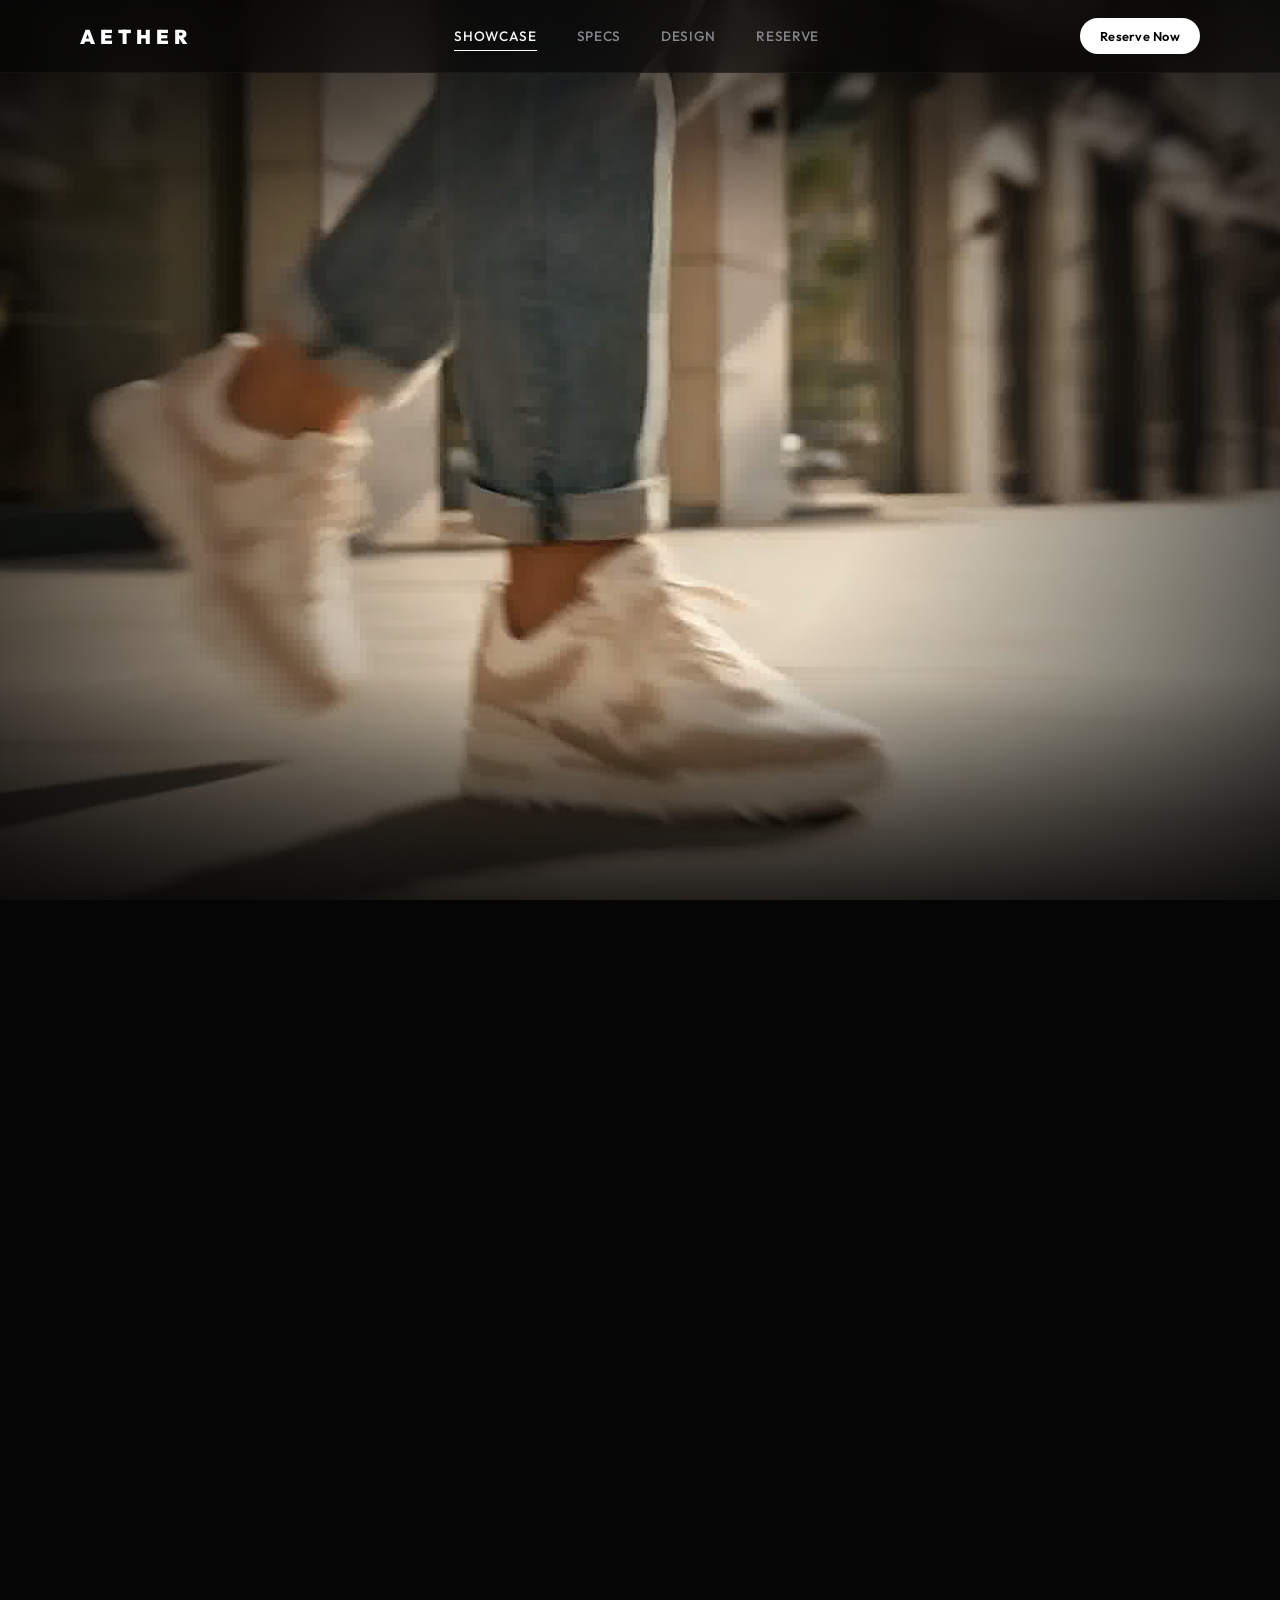
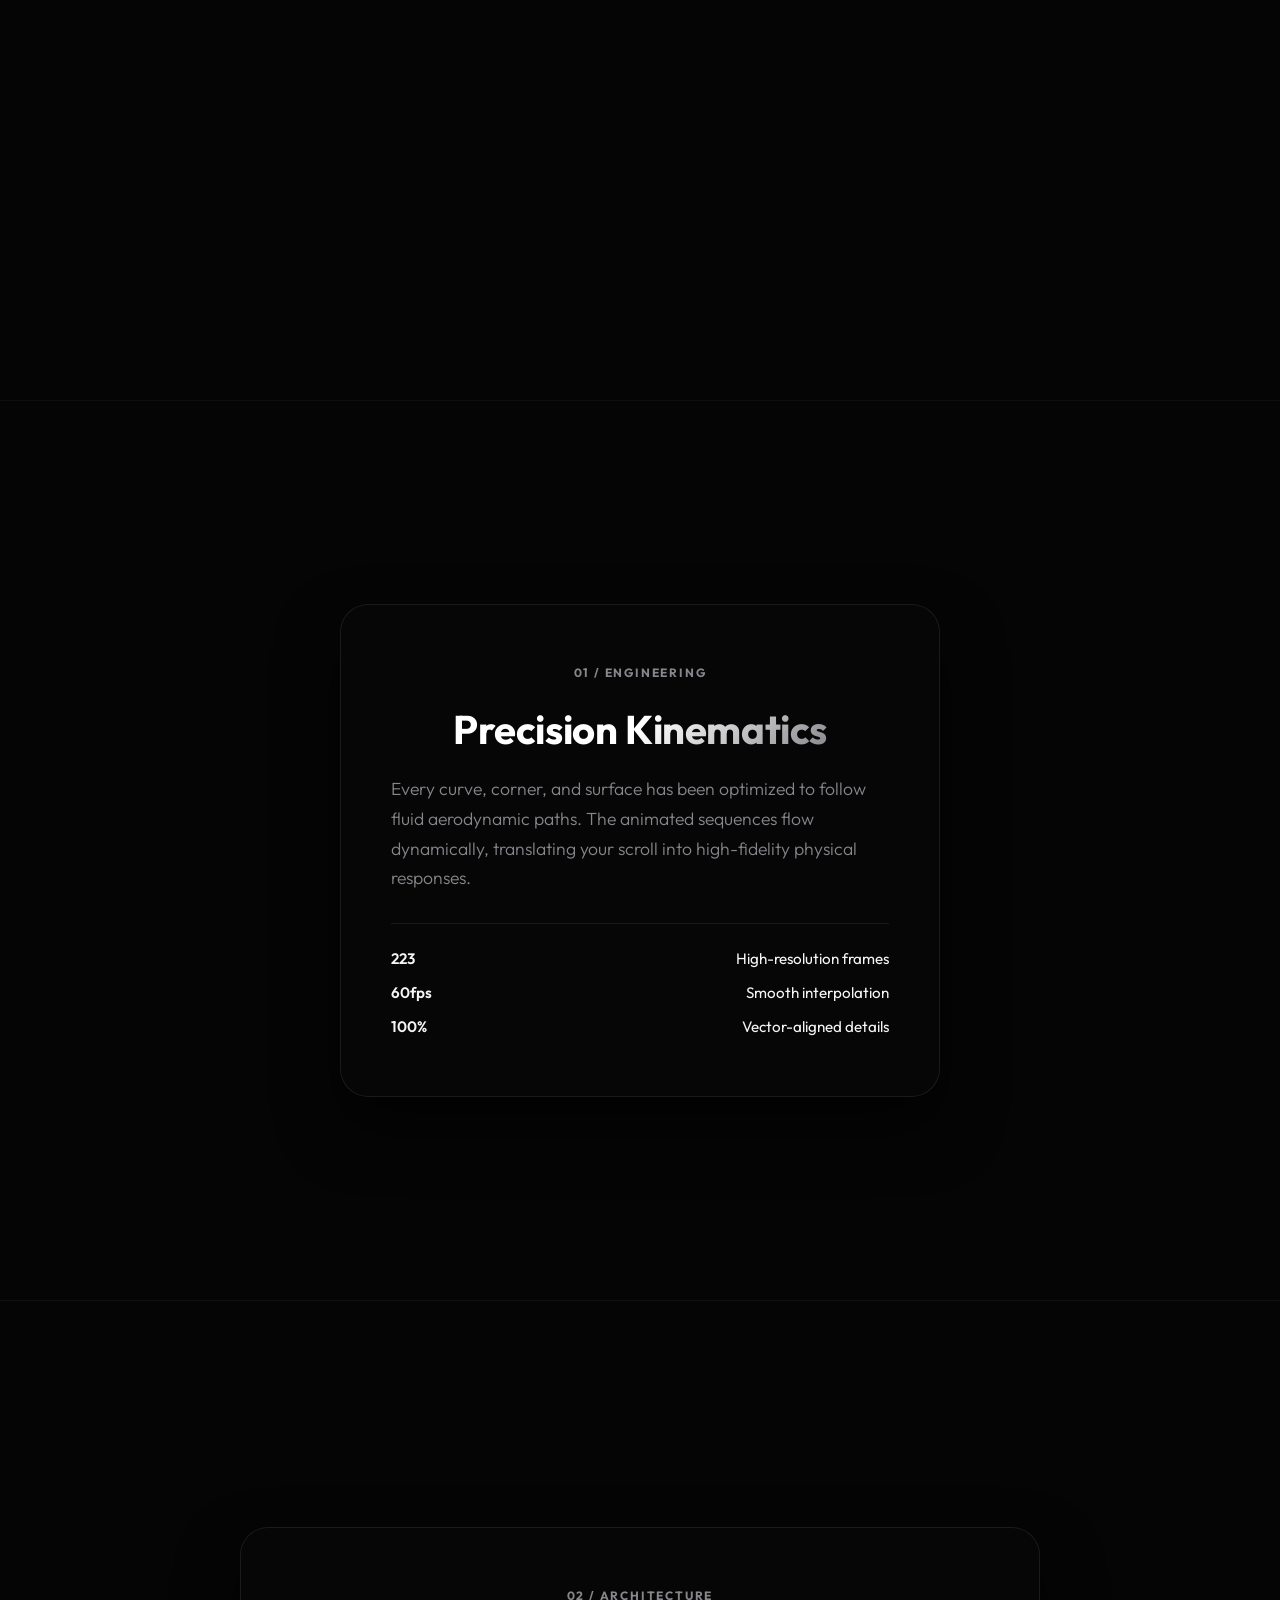
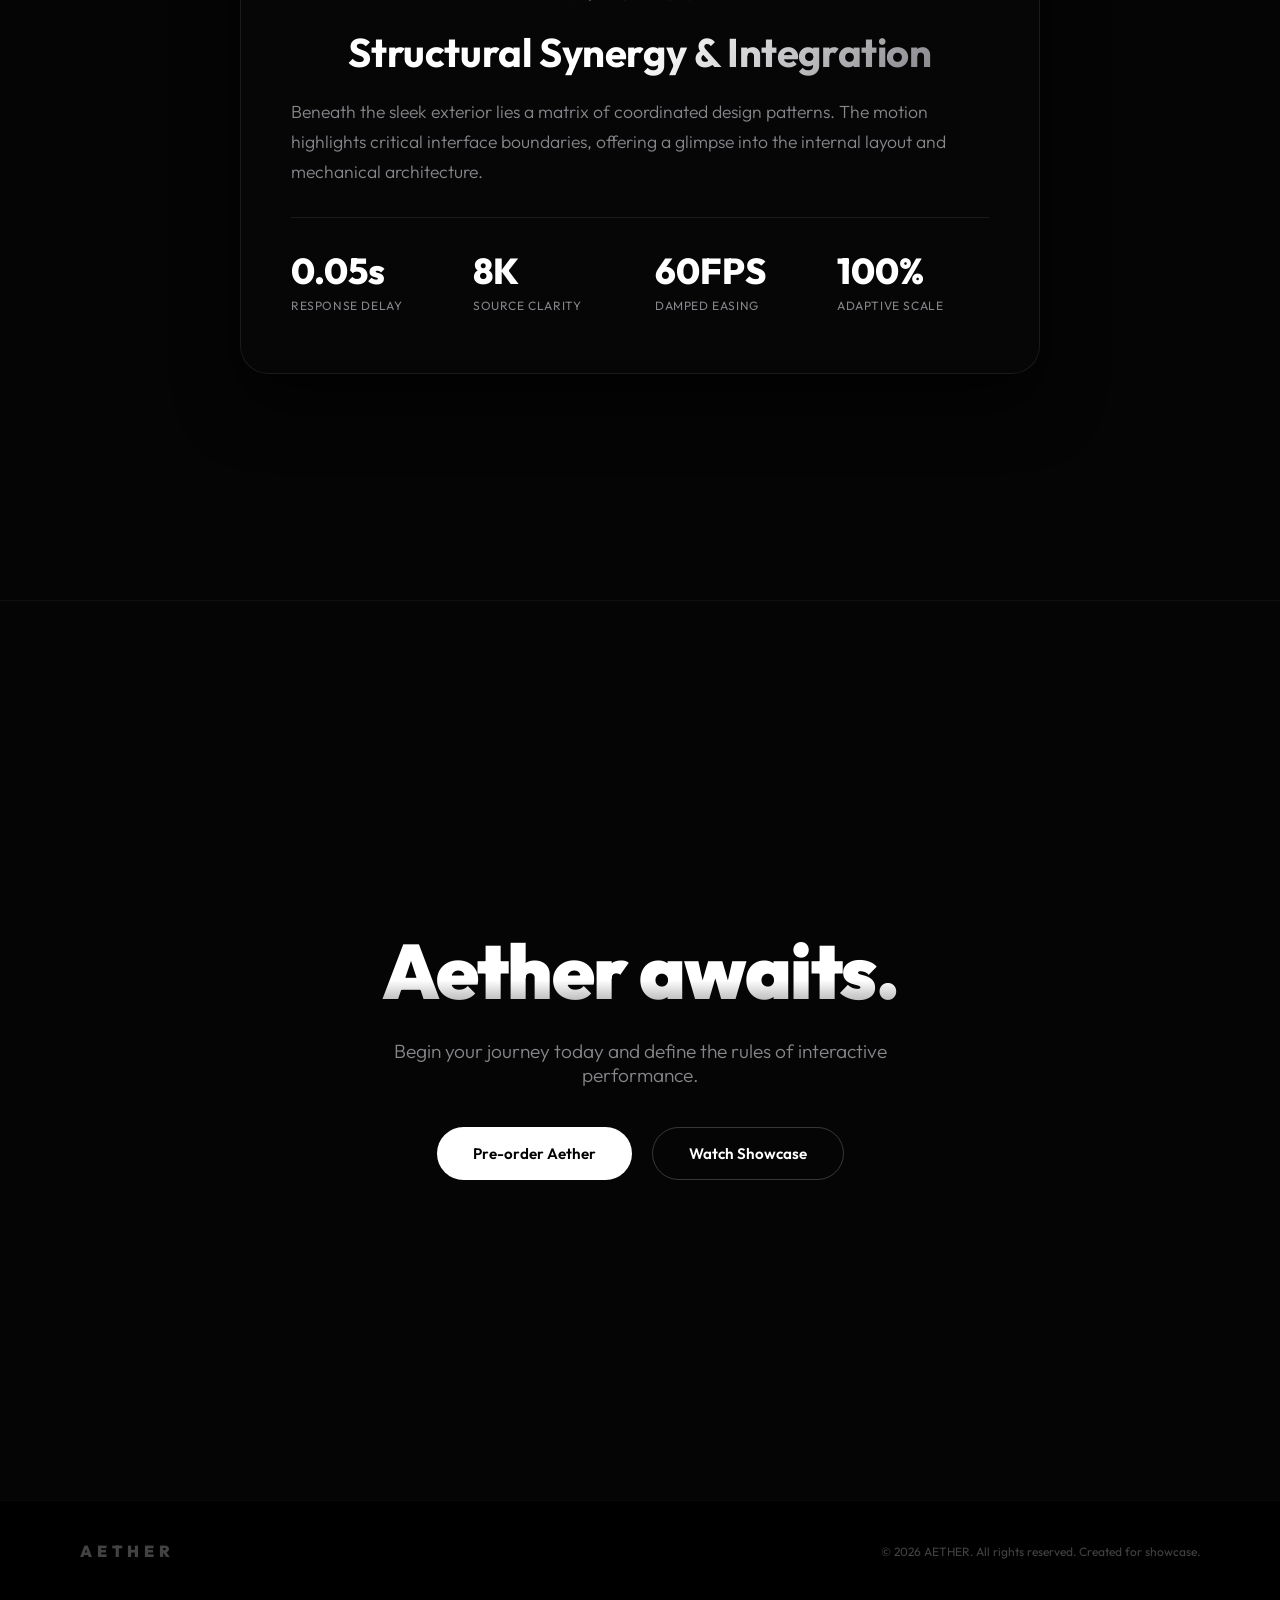
<file: index.html>
<!DOCTYPE html>
<html lang="en">
<head>
    <meta charset="UTF-8">
    <meta name="viewport" content="width=device-width, initial-scale=1.0">
    <title>AETHER — Design in Motion</title>
    <meta name="description" content="Experience Aether, a premium product showcase combining interactive design, sticky scroll kinematics, and stunning visual rendering.">
    <!-- Google Fonts -->
    <link rel="preconnect" href="https://fonts.googleapis.com">
    <link rel="preconnect" href="https://fonts.gstatic.com" crossorigin>
    <link href="https://fonts.googleapis.com/css2?family=Outfit:wght@100;300;400;500;700;900&family=Playfair+Display:ital,wght@0,400;0,700;1,400&amp;display=swap" rel="stylesheet">
    <!-- Main stylesheet -->
    <link rel="stylesheet" href="index.css">
</head>
<body>

    <!-- Preloader Screen -->
    <div id="preloader" class="preloader">
        <div class="loader-content">
            <span class="brand-name">AETHER</span>
            <div class="progress-container">
                <div id="progress-bar" class="progress-bar"></div>
            </div>
            <div class="loader-meta">
                <span class="loader-status">Preloading cinematic sequence...</span>
                <span id="loader-percent" class="loader-percent">00%</span>
            </div>
        </div>
    </div>

    <!-- Navigation Header -->
    <header class="navbar">
        <div class="nav-container">
            <a href="#" class="nav-logo">AETHER</a>
            <nav class="nav-links">
                <a href="#overview" class="nav-link active">Showcase</a>
                <a href="#specs" class="nav-link">Specs</a>
                <a href="#design" class="nav-link">Design</a>
                <a href="#cta" class="nav-link">Reserve</a>
            </nav>
            <button class="nav-btn">Reserve Now</button>
        </div>
    </header>

    <!-- Main Container -->
    <main>
        
        <!-- Sticky Scroll Animation Section -->
        <section id="overview" class="scroll-animation-wrapper">
            <div class="sticky-canvas-container">
                <canvas id="animation-canvas"></canvas>
                <div class="overlay-gradient"></div>
            </div>
        </section>

        <!-- Specs Section -->
        <section id="specs" class="content-section">
            <div class="section-content glass-card">
                <span class="tag">01 / ENGINEERING</span>
                <h2>Precision Kinematics</h2>
                <p>Every curve, corner, and surface has been optimized to follow fluid aerodynamic paths. The animated sequences flow dynamically, translating your scroll into high-fidelity physical responses.</p>
                <ul class="spec-list">
                    <li><strong>223</strong> High-resolution frames</li>
                    <li><strong>60fps</strong> Smooth interpolation</li>
                    <li><strong>100%</strong> Vector-aligned details</li>
                </ul>
            </div>
        </section>

        <!-- Design Section -->
        <section id="design" class="content-section">
            <div class="section-content glass-card wide-card">
                <span class="tag">02 / ARCHITECTURE</span>
                <h2>Structural Synergy &amp; Integration</h2>
                <p>Beneath the sleek exterior lies a matrix of coordinated design patterns. The motion highlights critical interface boundaries, offering a glimpse into the internal layout and mechanical architecture.</p>
                
                <div class="spec-grid">
                    <div class="spec-item">
                        <span class="spec-val">0.05s</span>
                        <span class="spec-lbl">Response Delay</span>
                    </div>
                    <div class="spec-item">
                        <span class="spec-val">8K</span>
                        <span class="spec-lbl">Source Clarity</span>
                    </div>
                    <div class="spec-item">
                        <span class="spec-val">60FPS</span>
                        <span class="spec-lbl">Damped Easing</span>
                    </div>
                    <div class="spec-item">
                        <span class="spec-val">100%</span>
                        <span class="spec-lbl">Adaptive Scale</span>
                    </div>
                </div>
            </div>
        </section>

        <!-- CTA Section -->
        <section id="cta" class="content-section">
            <div class="section-content text-center">
                <h1 class="cta-heading">Aether awaits.</h1>
                <p class="cta-sub">Begin your journey today and define the rules of interactive performance.</p>
                <div class="cta-buttons">
                    <button class="btn btn-primary">Pre-order Aether</button>
                    <button class="btn btn-secondary">Watch Showcase</button>
                </div>
            </div>
        </section>

    </main>

    <!-- Footer -->
    <footer class="main-footer">
        <div class="footer-container">
            <span class="footer-logo">AETHER</span>
            <span class="footer-copy">&copy; 2026 AETHER. All rights reserved. Created for showcase.</span>
        </div>
    </footer>

    <!-- Script file -->
    <script src="index.js"></script>
</body>
</html>
</file>
<file: index.css>
/* Aether Premium Design System */

:root {
    --bg-color: #050505;
    --text-primary: #f5f5f7;
    --text-secondary: #86868b;
    --text-tertiary: #424245;
    --accent: #ffffff;
    --accent-blue: #0071e3;
    --card-bg: rgba(10, 10, 12, 0.45);
    --card-border: rgba(255, 255, 255, 0.08);
    --font-primary: 'Outfit', -apple-system, BlinkMacSystemFont, sans-serif;
    --font-serif: 'Playfair Display', Georgia, serif;
    --transition-smooth: all 0.6s cubic-bezier(0.16, 1, 0.3, 1);
    --transition-fast: all 0.3s cubic-bezier(0.25, 0.8, 0.25, 1);
}

/* Reset & Base Styles */
* {
    box-sizing: border-box;
    margin: 0;
    padding: 0;
}

html {
    scroll-behavior: smooth;
    background-color: var(--bg-color);
    scrollbar-width: thin;
    scrollbar-color: var(--text-tertiary) var(--bg-color);
}

body {
    background-color: var(--bg-color);
    color: var(--text-primary);
    font-family: var(--font-primary);
    overflow-x: hidden;
    -webkit-font-smoothing: antialiased;
    -moz-osx-font-smoothing: grayscale;
}

/* Custom Scrollbar */
::-webkit-scrollbar {
    width: 8px;
}
::-webkit-scrollbar-track {
    background: var(--bg-color);
}
::-webkit-scrollbar-thumb {
    background: var(--text-tertiary);
    border-radius: 4px;
}
::-webkit-scrollbar-thumb:hover {
    background: var(--text-secondary);
}

/* Preloader Screen */
.preloader {
    position: fixed;
    top: 0;
    left: 0;
    width: 100vw;
    height: 100vh;
    background-color: #000000;
    z-index: 9999;
    display: flex;
    justify-content: center;
    align-items: center;
    transition: opacity 1s cubic-bezier(0.85, 0, 0.15, 1), visibility 1s;
    opacity: 1;
    visibility: visible;
}

.preloader.fade-out {
    opacity: 0;
    visibility: hidden;
}

.loader-content {
    width: 280px;
    display: flex;
    flex-direction: column;
    align-items: center;
    gap: 20px;
}

.brand-name {
    font-size: 2rem;
    font-weight: 900;
    letter-spacing: 0.4em;
    color: #ffffff;
    margin-bottom: 10px;
    animation: tracking-in 1.5s cubic-bezier(0.25, 0.46, 0.45, 0.94) both;
}

.progress-container {
    width: 100%;
    height: 2px;
    background-color: rgba(255, 255, 255, 0.1);
    border-radius: 1px;
    overflow: hidden;
    position: relative;
}

.progress-bar {
    width: 0%;
    height: 100%;
    background-color: #ffffff;
    transition: width 0.1s linear;
}

.loader-meta {
    width: 100%;
    display: flex;
    justify-content: space-between;
    font-size: 0.75rem;
    color: var(--text-secondary);
    letter-spacing: 0.05em;
    text-transform: uppercase;
}

.loader-percent {
    color: var(--text-primary);
    font-weight: 700;
}

/* Navigation Header */
.navbar {
    position: fixed;
    top: 0;
    left: 0;
    width: 100%;
    z-index: 100;
    backdrop-filter: blur(24px);
    -webkit-backdrop-filter: blur(24px);
    background-color: rgba(5, 5, 5, 0.6);
    border-bottom: 1px solid rgba(255, 255, 255, 0.04);
}

.nav-container {
    max-width: 1200px;
    margin: 0 auto;
    padding: 0 40px;
    height: 72px;
    display: flex;
    justify-content: space-between;
    align-items: center;
}

.nav-logo {
    font-size: 1.25rem;
    font-weight: 900;
    letter-spacing: 0.25em;
    color: #ffffff;
    text-decoration: none;
    transition: var(--transition-fast);
}

.nav-logo:hover {
    opacity: 0.8;
}

.nav-links {
    display: flex;
    gap: 40px;
}

.nav-link {
    font-size: 0.85rem;
    color: var(--text-secondary);
    text-decoration: none;
    font-weight: 500;
    letter-spacing: 0.05em;
    text-transform: uppercase;
    transition: var(--transition-fast);
    position: relative;
    padding: 6px 0;
}

.nav-link:hover, .nav-link.active {
    color: var(--text-primary);
}

.nav-link::after {
    content: '';
    position: absolute;
    bottom: 0;
    left: 0;
    width: 0;
    height: 1px;
    background-color: #ffffff;
    transition: var(--transition-fast);
}

.nav-link.active::after, .nav-link:hover::after {
    width: 100%;
}

.nav-btn {
    font-family: var(--font-primary);
    background-color: var(--accent);
    color: #000000;
    border: none;
    padding: 10px 20px;
    border-radius: 20px;
    font-size: 0.8rem;
    font-weight: 600;
    cursor: pointer;
    letter-spacing: 0.02em;
    transition: var(--transition-fast);
}

.nav-btn:hover {
    background-color: rgba(255, 255, 255, 0.85);
    transform: translateY(-1px);
    box-shadow: 0 4px 12px rgba(255, 255, 255, 0.15);
}

/* Scroll Animation Section Wrapper */
.scroll-animation-wrapper {
    position: relative;
    width: 100%;
    height: 400vh; /* scroll height to drive the animation */
    background-color: var(--bg-color);
}

.sticky-canvas-container {
    position: sticky;
    top: 0;
    height: 100vh;
    width: 100%;
    overflow: hidden;
    display: flex;
    justify-content: center;
    align-items: center;
    background-color: var(--bg-color);
}

#animation-canvas {
    display: block;
    width: 100%;
    height: 100%;
    object-fit: cover;
}

.overlay-gradient {
    position: absolute;
    top: 0;
    left: 0;
    width: 100%;
    height: 100%;
    background: radial-gradient(circle at center, rgba(5, 5, 5, 0) 30%, rgba(5, 5, 5, 0.8) 100%),
                linear-gradient(to bottom, rgba(5, 5, 5, 0.6) 0%, rgba(5, 5, 5, 0) 25%, rgba(5, 5, 5, 0) 75%, rgba(5, 5, 5, 0.8) 100%);
    pointer-events: none;
}

/* Page Content Sections */
.content-section {
    position: relative;
    z-index: 10; /* scrolls over the sticky canvas */
    min-height: 100vh;
    width: 100%;
    padding: 120px 40px;
    display: flex;
    justify-content: center;
    align-items: center;
    background-color: var(--bg-color);
    border-top: 1px solid rgba(255, 255, 255, 0.04);
}

.section-content {
    max-width: 1200px;
    margin: 0 auto;
    width: 100%;
    display: flex;
    flex-direction: column;
    align-items: center;
}

.text-center {
    display: flex;
    flex-direction: column;
    align-items: center;
    text-align: center;
}

/* Glassmorphic Card */
.glass-card {
    background: var(--card-bg);
    border: 1px solid var(--card-border);
    backdrop-filter: blur(20px);
    -webkit-backdrop-filter: blur(20px);
    padding: 60px 50px;
    border-radius: 28px;
    max-width: 600px;
    box-shadow: 0 30px 60px rgba(0, 0, 0, 0.6);
    transition: border-color 0.5s ease;
}

.glass-card:hover {
    border-color: rgba(255, 255, 255, 0.15);
}

.glass-card.wide-card {
    max-width: 800px;
}

.tag {
    display: inline-block;
    font-size: 0.75rem;
    font-weight: 700;
    letter-spacing: 0.15em;
    color: var(--text-secondary);
    margin-bottom: 24px;
}

.glass-card h2 {
    font-size: 2.5rem;
    font-weight: 700;
    margin-bottom: 20px;
    letter-spacing: -0.01em;
    background: linear-gradient(135deg, #ffffff 50%, #86868b 100%);
    -webkit-background-clip: text;
    -webkit-text-fill-color: transparent;
}

.glass-card p {
    font-size: 1.1rem;
    line-height: 1.7;
    color: var(--text-secondary);
    margin-bottom: 30px;
    font-weight: 300;
}

/* Specifications details */
.spec-list {
    list-style: none;
    display: flex;
    flex-direction: column;
    gap: 15px;
    border-top: 1px solid rgba(255, 255, 255, 0.08);
    padding-top: 25px;
    width: 100%;
}

.spec-list li {
    font-size: 0.95rem;
    color: var(--text-primary);
    display: flex;
    justify-content: space-between;
}

.spec-list li strong {
    font-weight: 600;
}

.spec-grid {
    display: grid;
    grid-template-columns: 1fr 1fr;
    gap: 30px;
    border-top: 1px solid rgba(255, 255, 255, 0.08);
    padding-top: 30px;
    width: 100%;
}

@media (min-width: 576px) {
    .spec-grid {
        grid-template-columns: 1fr 1fr 1fr 1fr;
    }
}

.spec-item {
    display: flex;
    flex-direction: column;
    gap: 5px;
}

.spec-val {
    font-size: 2.25rem;
    font-weight: 800;
    color: #ffffff;
}

.spec-lbl {
    font-size: 0.75rem;
    color: var(--text-secondary);
    text-transform: uppercase;
    letter-spacing: 0.05em;
}

/* Call To Action Section */
.cta-heading {
    font-size: clamp(3rem, 6vw, 5rem);
    font-weight: 900;
    margin-bottom: 20px;
    letter-spacing: -0.02em;
    background: linear-gradient(180deg, #ffffff 60%, rgba(255, 255, 255, 0.5) 100%);
    -webkit-background-clip: text;
    -webkit-text-fill-color: transparent;
}

.cta-sub {
    font-size: 1.2rem;
    color: var(--text-secondary);
    margin-bottom: 40px;
    font-weight: 300;
    max-width: 500px;
}

.cta-buttons {
    display: flex;
    gap: 20px;
}

.btn {
    font-family: var(--font-primary);
    padding: 16px 36px;
    font-size: 0.95rem;
    font-weight: 600;
    border-radius: 30px;
    cursor: pointer;
    transition: var(--transition-fast);
}

.btn-primary {
    background-color: var(--accent);
    color: #000000;
    border: none;
}

.btn-primary:hover {
    background-color: rgba(255, 255, 255, 0.85);
    transform: translateY(-2px);
    box-shadow: 0 8px 24px rgba(255, 255, 255, 0.15);
}

.btn-secondary {
    background-color: transparent;
    color: #ffffff;
    border: 1px solid rgba(255, 255, 255, 0.2);
}

.btn-secondary:hover {
    border-color: #ffffff;
    background-color: rgba(255, 255, 255, 0.05);
    transform: translateY(-2px);
}

/* Footer styling */
.main-footer {
    position: relative;
    z-index: 10;
    border-top: 1px solid rgba(255, 255, 255, 0.04);
    background-color: #000000;
    padding: 40px 0;
}

.footer-container {
    max-width: 1200px;
    margin: 0 auto;
    padding: 0 40px;
    display: flex;
    justify-content: space-between;
    align-items: center;
}

.footer-logo {
    font-size: 1rem;
    font-weight: 900;
    letter-spacing: 0.3em;
    color: var(--text-tertiary);
}

.footer-copy {
    font-size: 0.75rem;
    color: var(--text-tertiary);
}

/* Keyframe Animations */
@keyframes tracking-in {
    0% {
        letter-spacing: -0.2em;
        opacity: 0;
    }
    40% {
        opacity: 0.6;
    }
    100% {
        letter-spacing: 0.4em;
        opacity: 1;
    }
}

/* Responsive adjustments */
@media (max-width: 768px) {
    .nav-container {
        padding: 0 20px;
    }
    .nav-links {
        display: none;
    }
    .content-section {
        padding: 80px 20px;
    }
    .glass-card {
        padding: 40px 30px;
    }
    .footer-container {
        flex-direction: column;
        gap: 20px;
        text-align: center;
    }
}
</file>
